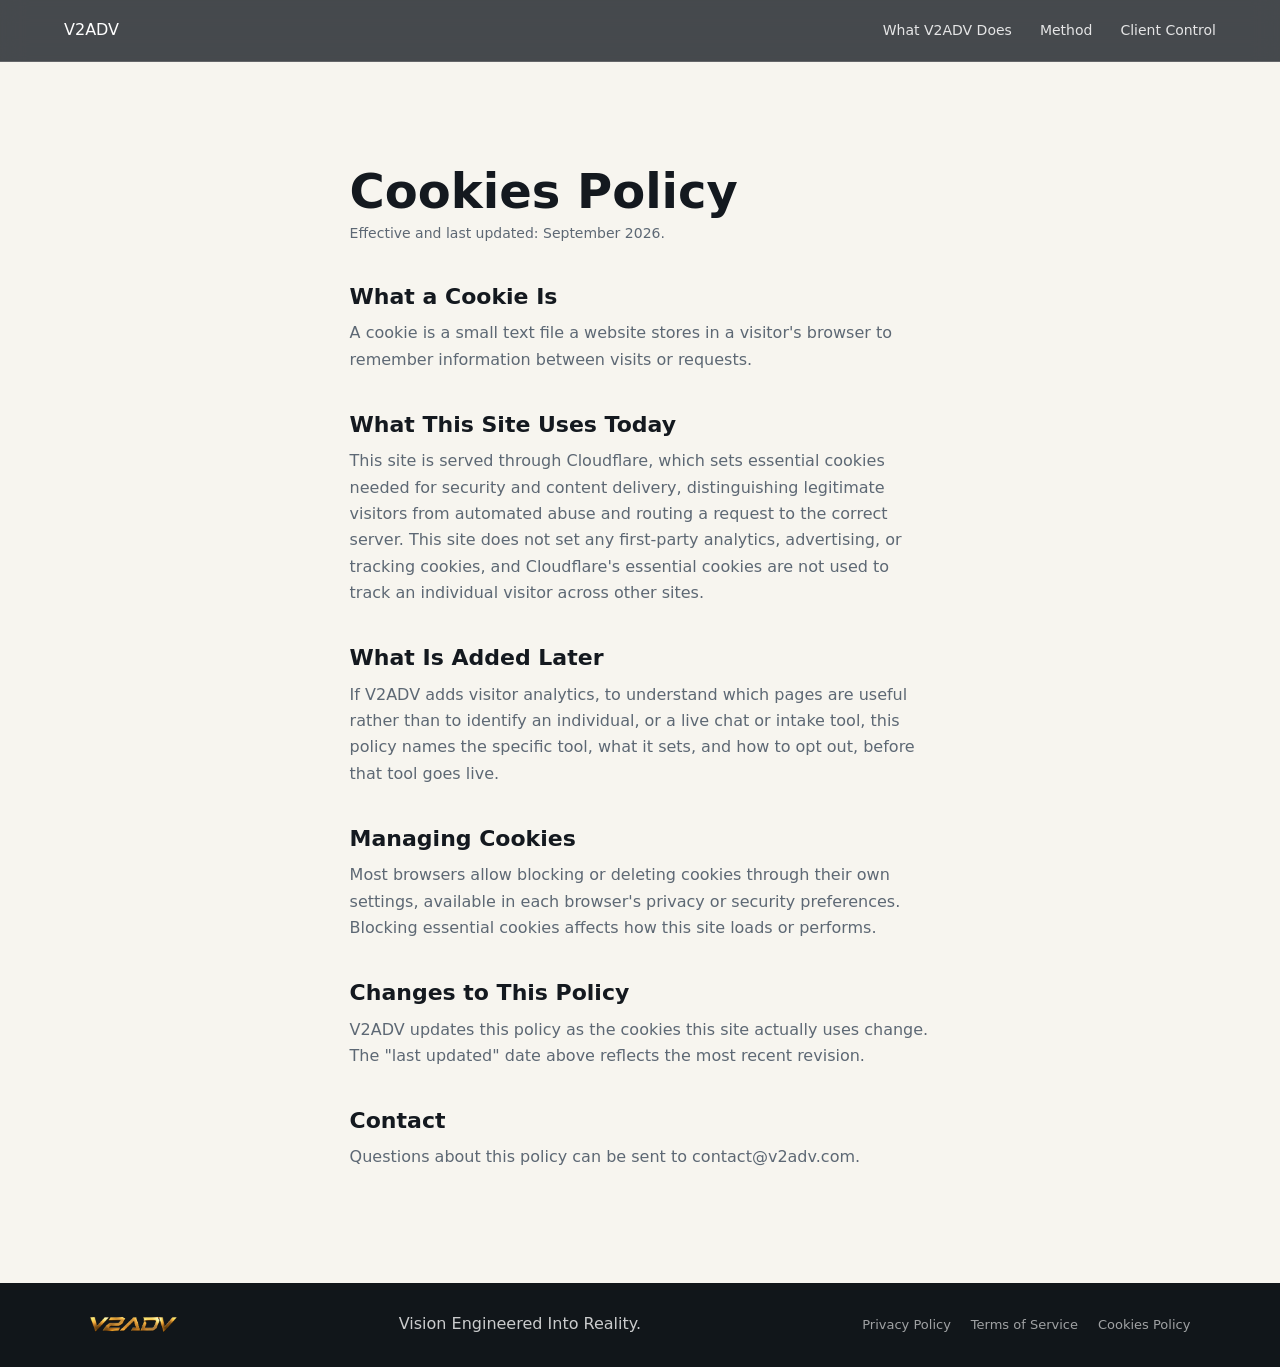
<file: cookies.html>
<!doctype html>
<html lang="en">
  <head>
    <meta charset="utf-8">
    <meta name="viewport" content="width=device-width, initial-scale=1">
    <title>Cookies Policy | V2ADV</title>
    <meta name="description" content="How V2ADV uses cookies on this website.">
    <link rel="icon" type="image/png" sizes="32x32" href="assets/favicon-32.png">
    <link rel="icon" type="image/png" sizes="192x192" href="assets/favicon-192.png">
    <link rel="apple-touch-icon" sizes="180x180" href="assets/apple-touch-icon.png">
    <link rel="stylesheet" href="styles.css">
  </head>
  <body>
    <header class="site-header" aria-label="Site header">
      <a class="brand" href="index.html#top">V2ADV</a>
      <nav aria-label="Primary navigation">
        <a href="index.html#work">What V2ADV Does</a>
        <a href="index.html#method">Method</a>
        <a href="index.html#control">Client Control</a>
      </nav>
    </header>

    <main class="legal-main">
      <h1>Cookies Policy</h1>
      <p class="updated">Effective and last updated: September 2026.</p>

      <h2>What a Cookie Is</h2>
      <p>
        A cookie is a small text file a website stores in a visitor's
        browser to remember information between visits or requests.
      </p>

      <h2>What This Site Uses Today</h2>
      <p>
        This site is served through Cloudflare, which sets essential
        cookies needed for security and content delivery, distinguishing
        legitimate visitors from automated abuse and routing a request to
        the correct server. This site does not set any first-party
        analytics, advertising, or tracking cookies, and Cloudflare's
        essential cookies are not used to track an individual visitor
        across other sites.
      </p>

      <h2>What Is Added Later</h2>
      <p>
        If V2ADV adds visitor analytics, to understand which pages are
        useful rather than to identify an individual, or a live chat or
        intake tool, this policy names the specific tool, what it sets, and
        how to opt out, before that tool goes live.
      </p>

      <h2>Managing Cookies</h2>
      <p>
        Most browsers allow blocking or deleting cookies through their own
        settings, available in each browser's privacy or security
        preferences. Blocking essential cookies affects how this site loads
        or performs.
      </p>

      <h2>Changes to This Policy</h2>
      <p>
        V2ADV updates this policy as the cookies this site actually uses
        change. The "last updated" date above reflects the most recent
        revision.
      </p>

      <h2>Contact</h2>
      <p>
        Questions about this policy can be sent to contact@v2adv.com.
      </p>
    </main>

    <footer>
      <img class="footer-logo" src="assets/v2adv-wordmark-gold.png?v=3" alt="V2ADV">
      <span>Vision Engineered Into Reality.</span>
      <nav class="legal-links" aria-label="Legal">
        <a href="privacy.html">Privacy Policy</a>
        <a href="terms.html">Terms of Service</a>
        <a href="cookies.html">Cookies Policy</a>
      </nav>
    </footer>
  </body>
</html>
</file>
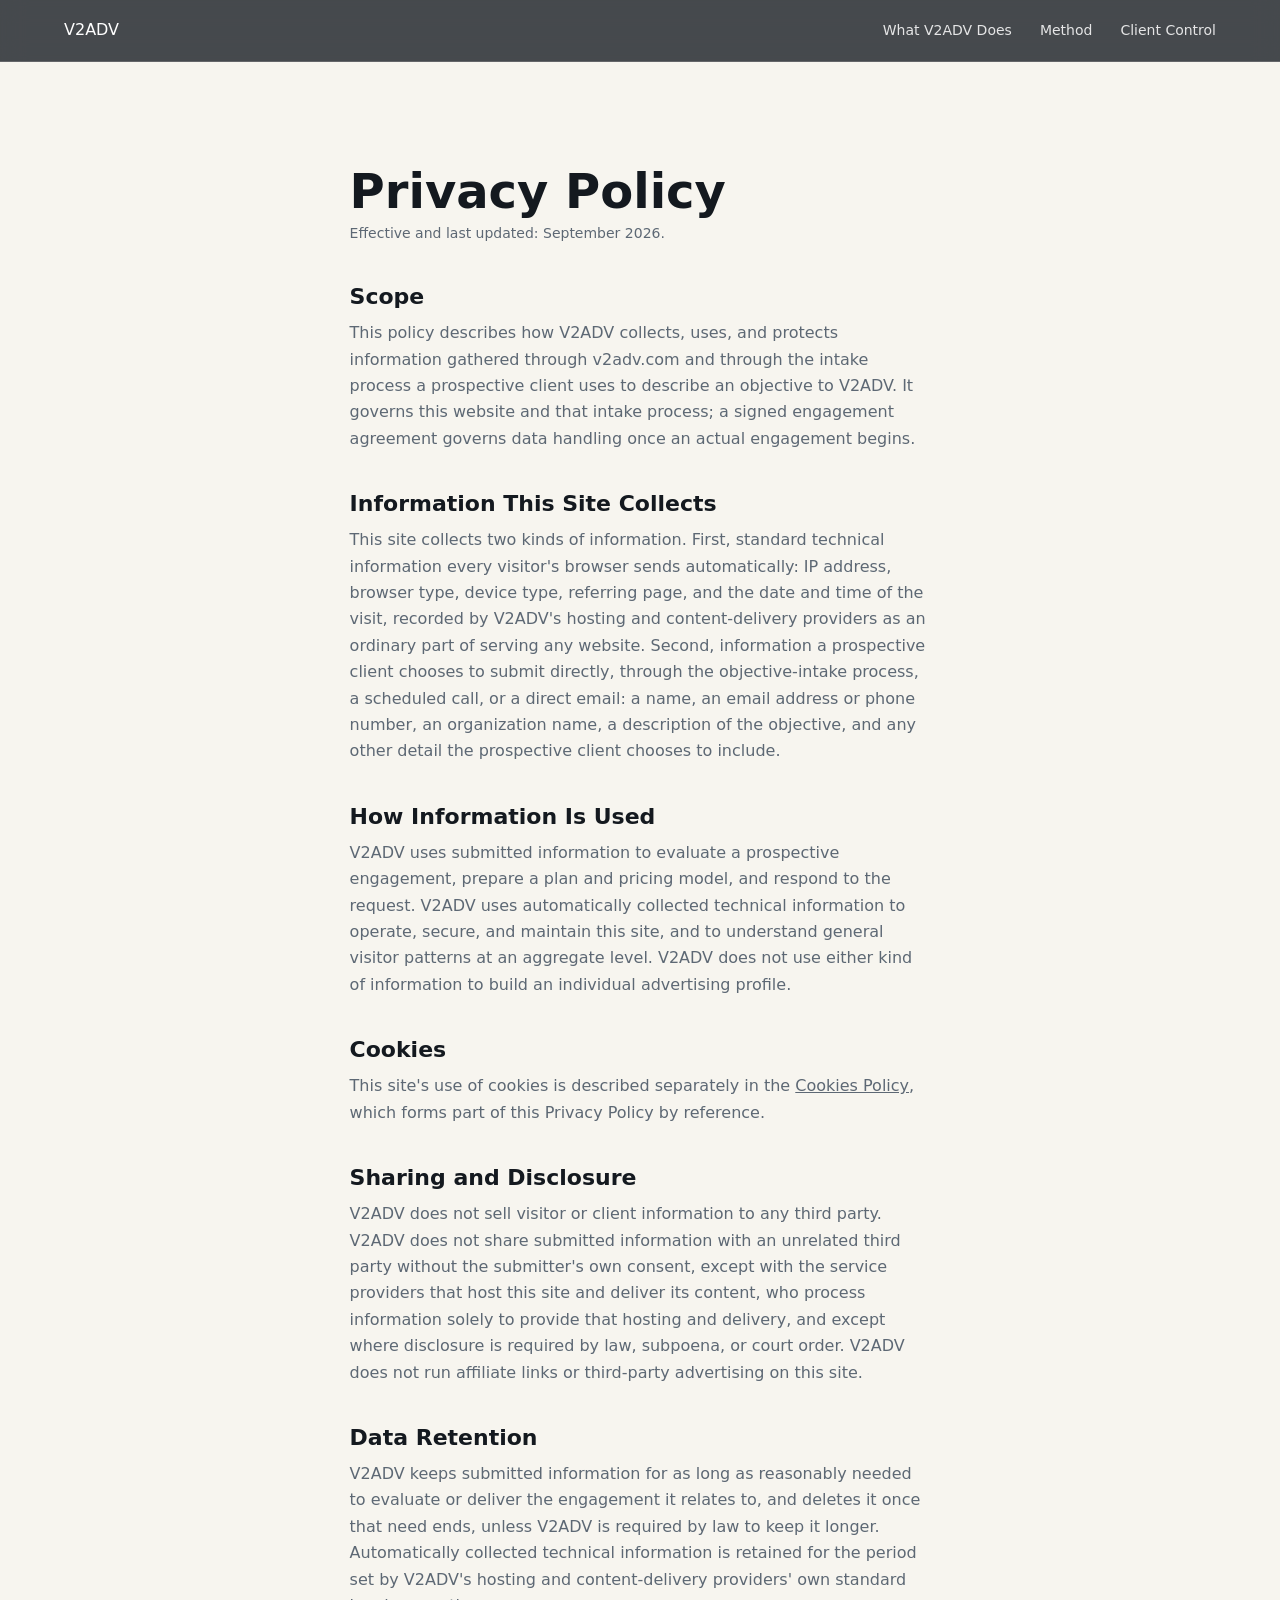
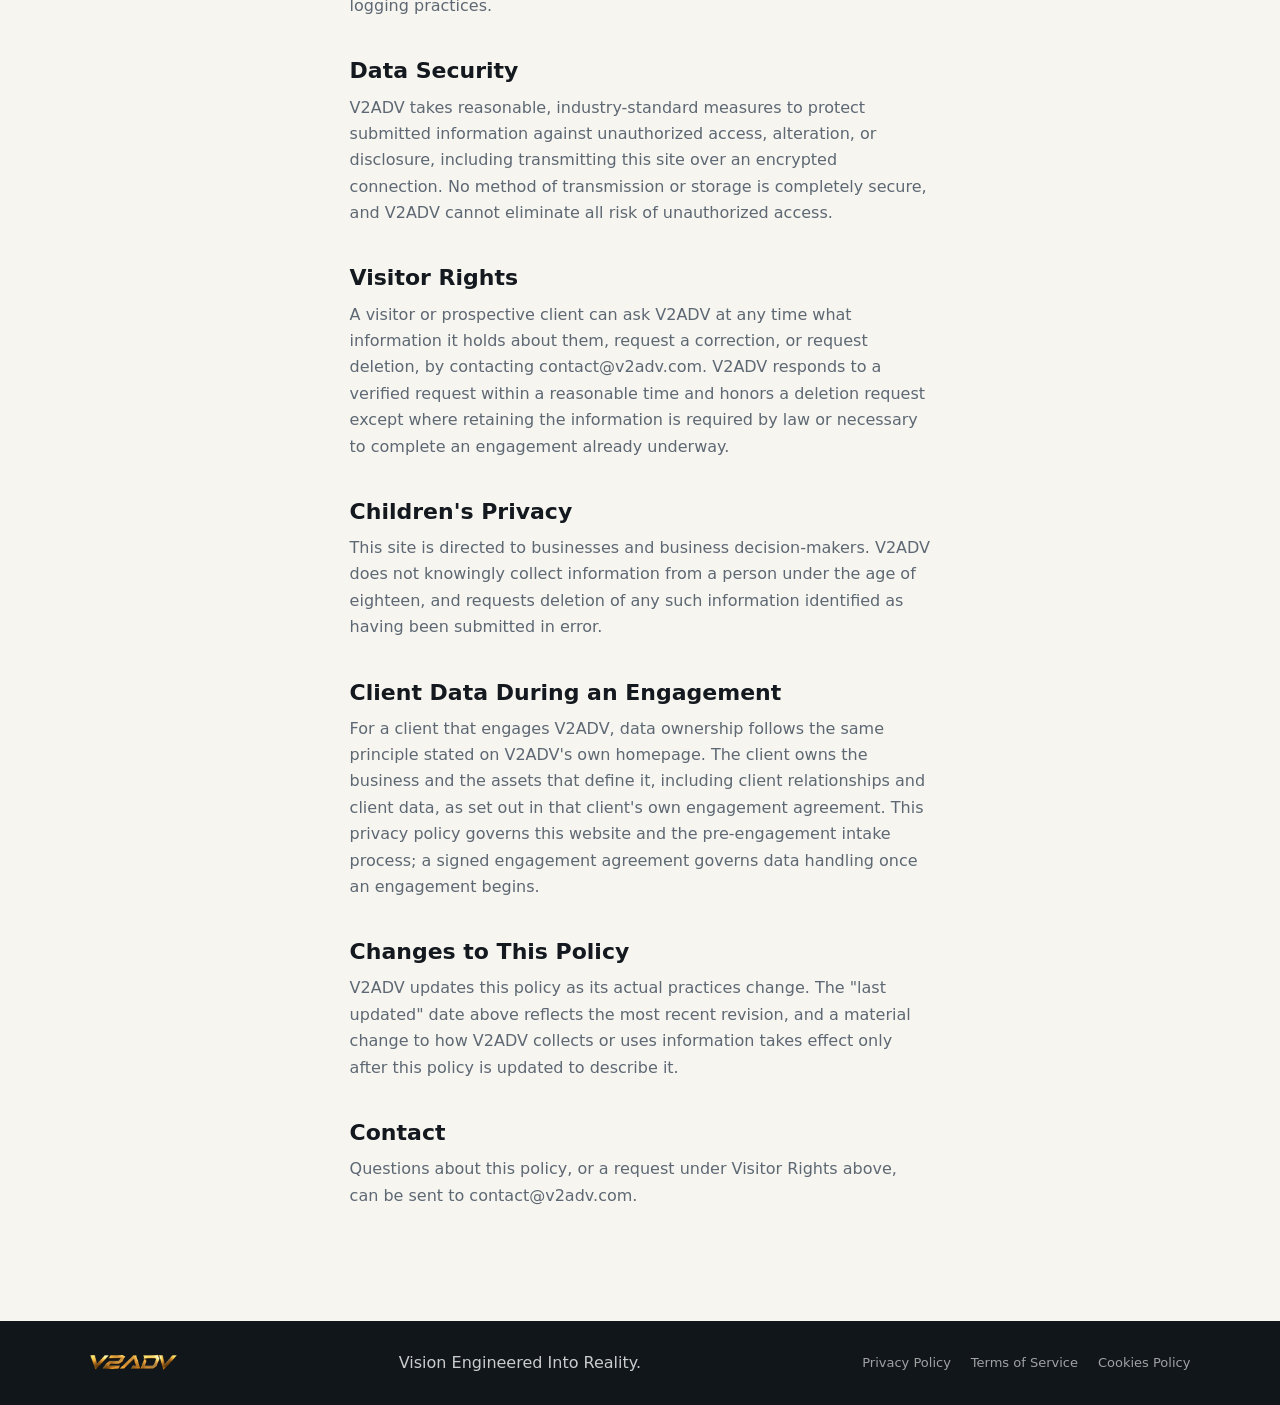
<file: privacy.html>
<!doctype html>
<html lang="en">
  <head>
    <meta charset="utf-8">
    <meta name="viewport" content="width=device-width, initial-scale=1">
    <title>Privacy Policy | V2ADV</title>
    <meta name="description" content="How V2ADV handles visitor and prospective client information.">
    <link rel="icon" type="image/png" sizes="32x32" href="assets/favicon-32.png">
    <link rel="icon" type="image/png" sizes="192x192" href="assets/favicon-192.png">
    <link rel="apple-touch-icon" sizes="180x180" href="assets/apple-touch-icon.png">
    <link rel="stylesheet" href="styles.css">
  </head>
  <body>
    <header class="site-header" aria-label="Site header">
      <a class="brand" href="index.html#top">V2ADV</a>
      <nav aria-label="Primary navigation">
        <a href="index.html#work">What V2ADV Does</a>
        <a href="index.html#method">Method</a>
        <a href="index.html#control">Client Control</a>
      </nav>
    </header>

    <main class="legal-main">
      <h1>Privacy Policy</h1>
      <p class="updated">Effective and last updated: September 2026.</p>

      <h2>Scope</h2>
      <p>
        This policy describes how V2ADV collects, uses, and protects
        information gathered through v2adv.com and through the intake
        process a prospective client uses to describe an objective to V2ADV.
        It governs this website and that intake process; a signed engagement
        agreement governs data handling once an actual engagement begins.
      </p>

      <h2>Information This Site Collects</h2>
      <p>
        This site collects two kinds of information. First, standard
        technical information every visitor's browser sends automatically:
        IP address, browser type, device type, referring page, and the date
        and time of the visit, recorded by V2ADV's hosting and
        content-delivery providers as an ordinary part of serving any
        website. Second, information a prospective client chooses to submit
        directly, through the objective-intake process, a scheduled call, or
        a direct email: a name, an email address or phone number, an
        organization name, a description of the objective, and any other
        detail the prospective client chooses to include.
      </p>

      <h2>How Information Is Used</h2>
      <p>
        V2ADV uses submitted information to evaluate a prospective
        engagement, prepare a plan and pricing model, and respond to the
        request. V2ADV uses automatically collected technical information to
        operate, secure, and maintain this site, and to understand general
        visitor patterns at an aggregate level. V2ADV does not use either
        kind of information to build an individual advertising profile.
      </p>

      <h2>Cookies</h2>
      <p>
        This site's use of cookies is described separately in the
        <a href="cookies.html">Cookies Policy</a>, which forms part of this
        Privacy Policy by reference.
      </p>

      <h2>Sharing and Disclosure</h2>
      <p>
        V2ADV does not sell visitor or client information to any third
        party. V2ADV does not share submitted information with an unrelated
        third party without the submitter's own consent, except with the
        service providers that host this site and deliver its content, who
        process information solely to provide that hosting and delivery, and
        except where disclosure is required by law, subpoena, or court
        order. V2ADV does not run affiliate links or third-party advertising
        on this site.
      </p>

      <h2>Data Retention</h2>
      <p>
        V2ADV keeps submitted information for as long as reasonably needed
        to evaluate or deliver the engagement it relates to, and deletes it
        once that need ends, unless V2ADV is required by law to keep it
        longer. Automatically collected technical information is retained
        for the period set by V2ADV's hosting and content-delivery
        providers' own standard logging practices.
      </p>

      <h2>Data Security</h2>
      <p>
        V2ADV takes reasonable, industry-standard measures to protect
        submitted information against unauthorized access, alteration, or
        disclosure, including transmitting this site over an encrypted
        connection. No method of transmission or storage is completely
        secure, and V2ADV cannot eliminate all risk of unauthorized access.
      </p>

      <h2>Visitor Rights</h2>
      <p>
        A visitor or prospective client can ask V2ADV at any time what
        information it holds about them, request a correction, or request
        deletion, by contacting contact@v2adv.com. V2ADV responds to a
        verified request within a reasonable time and honors a deletion
        request except where retaining the information is required by law
        or necessary to complete an engagement already underway.
      </p>

      <h2>Children's Privacy</h2>
      <p>
        This site is directed to businesses and business decision-makers.
        V2ADV does not knowingly collect information from a person under the
        age of eighteen, and requests deletion of any such information
        identified as having been submitted in error.
      </p>

      <h2>Client Data During an Engagement</h2>
      <p>
        For a client that engages V2ADV, data ownership follows the same
        principle stated on V2ADV's own homepage. The client owns the
        business and the assets that define it, including client
        relationships and client data, as set out in that client's own
        engagement agreement. This privacy policy governs this website and
        the pre-engagement intake process; a signed engagement agreement
        governs data handling once an engagement begins.
      </p>

      <h2>Changes to This Policy</h2>
      <p>
        V2ADV updates this policy as its actual practices change. The
        "last updated" date above reflects the most recent revision, and a
        material change to how V2ADV collects or uses information takes
        effect only after this policy is updated to describe it.
      </p>

      <h2>Contact</h2>
      <p>
        Questions about this policy, or a request under Visitor Rights
        above, can be sent to contact@v2adv.com.
      </p>
    </main>

    <footer>
      <img class="footer-logo" src="assets/v2adv-wordmark-gold.png?v=3" alt="V2ADV">
      <span>Vision Engineered Into Reality.</span>
      <nav class="legal-links" aria-label="Legal">
        <a href="privacy.html">Privacy Policy</a>
        <a href="terms.html">Terms of Service</a>
        <a href="cookies.html">Cookies Policy</a>
      </nav>
    </footer>
  </body>
</html>
</file>
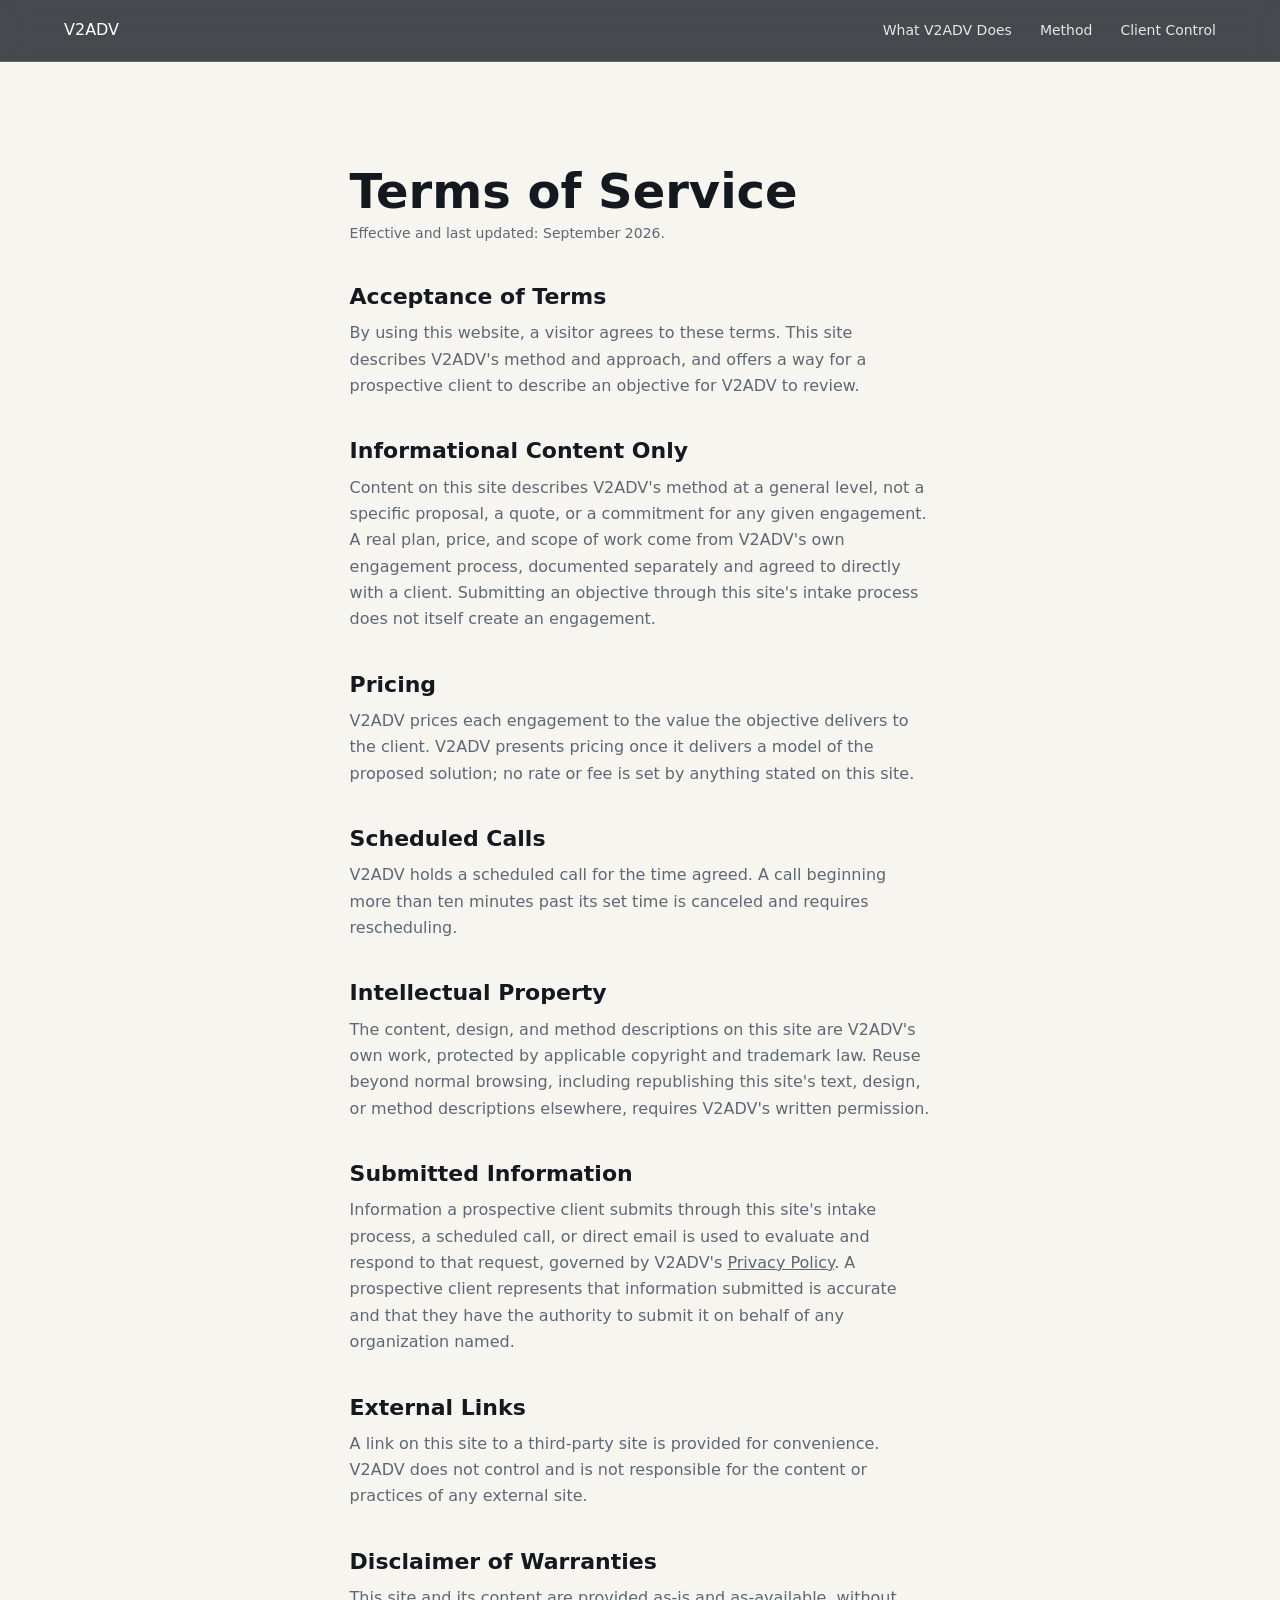
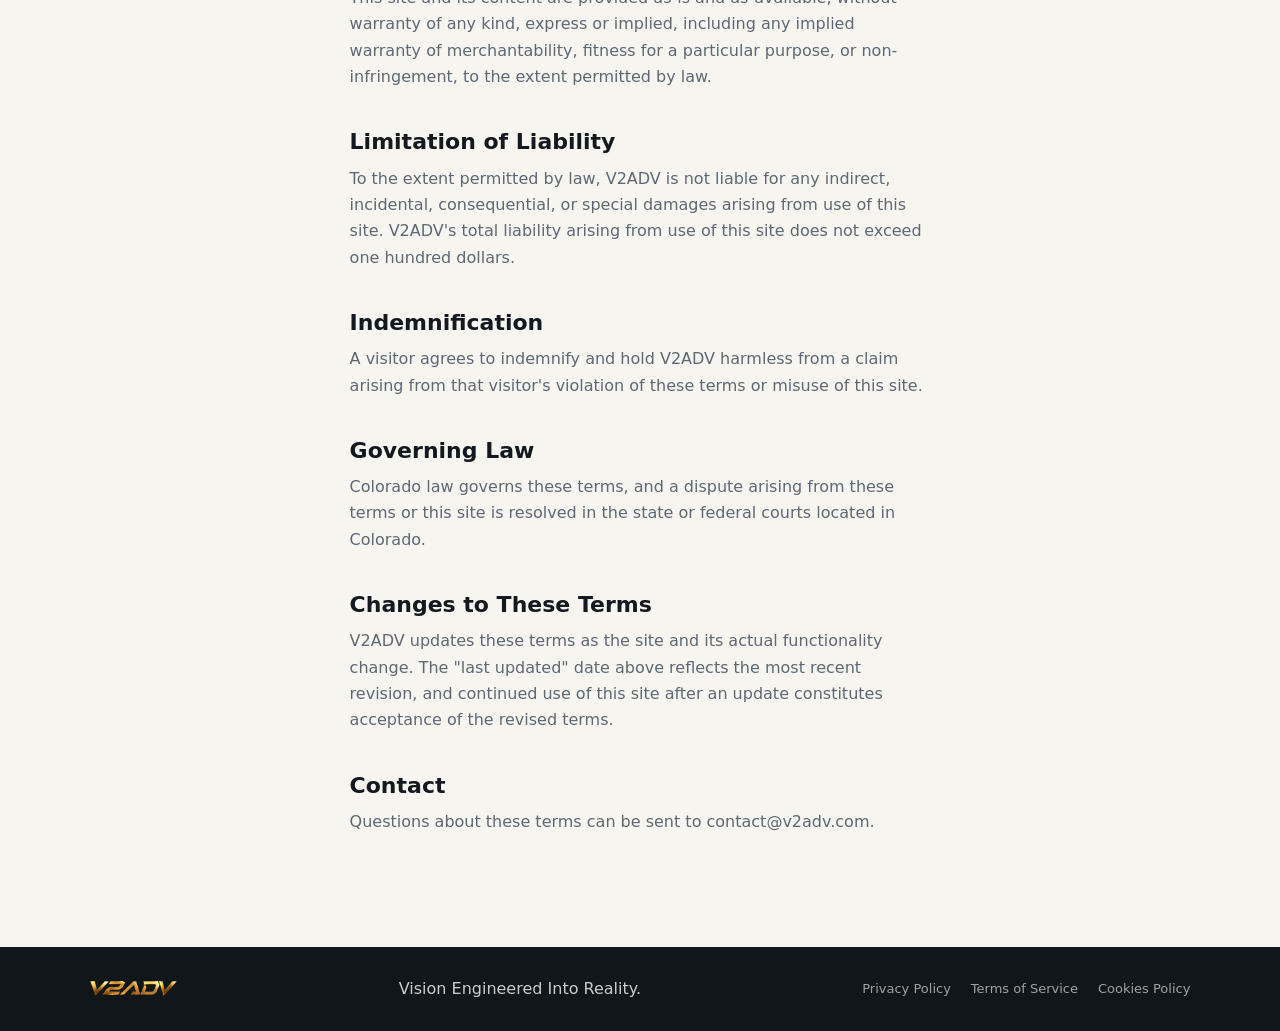
<file: terms.html>
<!doctype html>
<html lang="en">
  <head>
    <meta charset="utf-8">
    <meta name="viewport" content="width=device-width, initial-scale=1">
    <title>Terms of Service | V2ADV</title>
    <meta name="description" content="Terms governing use of the V2ADV website.">
    <link rel="icon" type="image/png" sizes="32x32" href="assets/favicon-32.png">
    <link rel="icon" type="image/png" sizes="192x192" href="assets/favicon-192.png">
    <link rel="apple-touch-icon" sizes="180x180" href="assets/apple-touch-icon.png">
    <link rel="stylesheet" href="styles.css">
  </head>
  <body>
    <header class="site-header" aria-label="Site header">
      <a class="brand" href="index.html#top">V2ADV</a>
      <nav aria-label="Primary navigation">
        <a href="index.html#work">What V2ADV Does</a>
        <a href="index.html#method">Method</a>
        <a href="index.html#control">Client Control</a>
      </nav>
    </header>

    <main class="legal-main">
      <h1>Terms of Service</h1>
      <p class="updated">Effective and last updated: September 2026.</p>

      <h2>Acceptance of Terms</h2>
      <p>
        By using this website, a visitor agrees to these terms. This site
        describes V2ADV's method and approach, and offers a way for a
        prospective client to describe an objective for V2ADV to review.
      </p>

      <h2>Informational Content Only</h2>
      <p>
        Content on this site describes V2ADV's method at a general level,
        not a specific proposal, a quote, or a commitment for any given
        engagement. A real plan, price, and scope of work come from V2ADV's
        own engagement process, documented separately and agreed to directly
        with a client. Submitting an objective through this site's intake
        process does not itself create an engagement.
      </p>

      <h2>Pricing</h2>
      <p>
        V2ADV prices each engagement to the value the objective delivers to
        the client. V2ADV presents pricing once it delivers a model of the
        proposed solution; no rate or fee is set by anything stated on this
        site.
      </p>

      <h2>Scheduled Calls</h2>
      <p>
        V2ADV holds a scheduled call for the time agreed. A call beginning
        more than ten minutes past its set time is canceled and requires
        rescheduling.
      </p>

      <h2>Intellectual Property</h2>
      <p>
        The content, design, and method descriptions on this site are
        V2ADV's own work, protected by applicable copyright and trademark
        law. Reuse beyond normal browsing, including republishing this
        site's text, design, or method descriptions elsewhere, requires
        V2ADV's written permission.
      </p>

      <h2>Submitted Information</h2>
      <p>
        Information a prospective client submits through this site's intake
        process, a scheduled call, or direct email is used to evaluate and
        respond to that request, governed by V2ADV's
        <a href="privacy.html">Privacy Policy</a>. A prospective client
        represents that information submitted is accurate and that they
        have the authority to submit it on behalf of any organization named.
      </p>

      <h2>External Links</h2>
      <p>
        A link on this site to a third-party site is provided for
        convenience. V2ADV does not control and is not responsible for the
        content or practices of any external site.
      </p>

      <h2>Disclaimer of Warranties</h2>
      <p>
        This site and its content are provided as-is and as-available,
        without warranty of any kind, express or implied, including any
        implied warranty of merchantability, fitness for a particular
        purpose, or non-infringement, to the extent permitted by law.
      </p>

      <h2>Limitation of Liability</h2>
      <p>
        To the extent permitted by law, V2ADV is not liable for any
        indirect, incidental, consequential, or special damages arising
        from use of this site. V2ADV's total liability arising from use of
        this site does not exceed one hundred dollars.
      </p>

      <h2>Indemnification</h2>
      <p>
        A visitor agrees to indemnify and hold V2ADV harmless from a claim
        arising from that visitor's violation of these terms or misuse of
        this site.
      </p>

      <h2>Governing Law</h2>
      <p>
        Colorado law governs these terms, and a dispute arising from these
        terms or this site is resolved in the state or federal courts
        located in Colorado.
      </p>

      <h2>Changes to These Terms</h2>
      <p>
        V2ADV updates these terms as the site and its actual functionality
        change. The "last updated" date above reflects the most recent
        revision, and continued use of this site after an update
        constitutes acceptance of the revised terms.
      </p>

      <h2>Contact</h2>
      <p>
        Questions about these terms can be sent to contact@v2adv.com.
      </p>
    </main>

    <footer>
      <img class="footer-logo" src="assets/v2adv-wordmark-gold.png?v=3" alt="V2ADV">
      <span>Vision Engineered Into Reality.</span>
      <nav class="legal-links" aria-label="Legal">
        <a href="privacy.html">Privacy Policy</a>
        <a href="terms.html">Terms of Service</a>
        <a href="cookies.html">Cookies Policy</a>
      </nav>
    </footer>
  </body>
</html>
</file>
<file: styles.css>
:root {
  --ink: #14191f;
  --muted: #5d6874;
  --paper: #f7f5ef;
  --panel: #ffffff;
  --line: #d8ddd7;
  --teal: #176b72;
  --red: #b85241;
  --gold: #c2a24a;
  --charcoal: #202a30;
  /* Same hue family as --teal / #7fd2d8 (~185-190deg), pushed brighter and
     more saturated for kinetic/atmospheric moments (the hero globe, the
     page edge-glow) -- one blue-teal identity at three intensities,
     rather than an unrelated blue invented per element. */
  --pulse: #22c7dd;
  --pulse-deep: #0d4a54;
}

* {
  box-sizing: border-box;
}

html {
  scroll-behavior: smooth;
  overflow-x: hidden;
}

body {
  margin: 0;
  overflow-x: hidden;
  color: var(--ink);
  background: var(--paper);
  font-family: Inter, ui-sans-serif, system-ui, -apple-system, BlinkMacSystemFont, "Segoe UI", sans-serif;
  line-height: 1.55;
}

body::after {
  content: "";
  position: fixed;
  inset: 0;
  pointer-events: none;
  z-index: 999;
  animation: edge-breathe 7s ease-in-out infinite;
}

@keyframes edge-breathe {
  0%, 100% {
    box-shadow:
      inset 0 0 0 1px rgba(34, 199, 221, 0.16),
      inset 0 0 34px rgba(34, 199, 221, 0.1);
  }
  50% {
    box-shadow:
      inset 0 0 0 1.5px rgba(34, 199, 221, 0.42),
      inset 0 0 72px rgba(34, 199, 221, 0.24);
  }
}

@media (prefers-reduced-motion: reduce) {
  body::after {
    animation: none;
    box-shadow:
      inset 0 0 0 1px rgba(34, 199, 221, 0.16),
      inset 0 0 36px rgba(34, 199, 221, 0.1);
  }
}

a {
  color: inherit;
}

.site-header {
  position: fixed;
  top: 0;
  left: 0;
  right: 0;
  z-index: 10;
  display: flex;
  align-items: center;
  justify-content: space-between;
  gap: 24px;
  padding: 18px clamp(20px, 5vw, 72px);
  color: #fff;
  background: rgba(20, 25, 31, 0.78);
  backdrop-filter: blur(12px);
  border-bottom: 1px solid rgba(255, 255, 255, 0.16);
}

.brand {
  display: flex;
  align-items: center;
  flex-shrink: 0;
  text-decoration: none;
}

.brand img {
  display: block;
  height: 26px;
  max-height: 26px;
  width: auto;
  max-width: 140px;
}

nav {
  display: flex;
  gap: clamp(12px, 3vw, 28px);
  font-size: 14px;
}

nav a {
  text-decoration: none;
  color: rgba(255, 255, 255, 0.86);
}

nav a:hover {
  color: #fff;
}

.hero {
  position: relative;
  min-height: 78vh;
  display: grid;
  align-items: center;
  overflow: hidden;
  color: #fff;
  padding: 112px clamp(20px, 7vw, 96px) 84px;
  background: var(--charcoal);
}

.hero canvas {
  position: absolute;
  inset: 0;
  width: 100%;
  height: 100%;
  display: block;
}

.hero-overlay {
  position: absolute;
  inset: 0;
  background:
    linear-gradient(90deg, rgba(12, 17, 21, 0.9), rgba(12, 17, 21, 0.62) 42%, rgba(12, 17, 21, 0.12) 82%),
    linear-gradient(180deg, rgba(12, 17, 21, 0.28), rgba(12, 17, 21, 0.5));
}

.hero-content {
  position: relative;
  z-index: 1;
  max-width: 720px;
}

.eyebrow {
  margin: 0 0 12px;
  color: var(--teal);
  font-size: 13px;
  font-weight: 800;
  letter-spacing: 0;
  text-transform: uppercase;
}

.hero .eyebrow {
  color: #7fd2d8;
}

h1,
h2,
h3,
p {
  margin-top: 0;
}

h1 {
  margin-bottom: 16px;
  font-size: clamp(44px, 7vw, 84px);
  line-height: 0.96;
  letter-spacing: 0;
}

h2 {
  font-size: clamp(28px, 4vw, 48px);
  line-height: 1.05;
  letter-spacing: 0;
}

h3 {
  font-size: 21px;
  line-height: 1.2;
}

.promise {
  margin-bottom: 18px;
  font-size: clamp(21px, 3vw, 32px);
  color: rgba(255, 255, 255, 0.92);
}

.summary {
  max-width: 600px;
  margin-bottom: 30px;
  font-size: 19px;
  color: rgba(255, 255, 255, 0.82);
}

.brand-banner {
  display: flex;
  justify-content: center;
  background: #000;
}

.brand-banner img {
  max-width: 100%;
  height: auto;
  width: min(760px, 100%);
}

.hero-link {
  display: inline-flex;
  align-items: center;
  justify-content: center;
  min-height: 44px;
  padding: 0 18px;
  border: 1px solid rgba(255, 255, 255, 0.32);
  border-radius: 6px;
  color: #fff;
  text-decoration: none;
  background: rgba(23, 107, 114, 0.84);
}

main > section:not(.hero) {
  padding: clamp(56px, 8vw, 96px) clamp(20px, 7vw, 96px);
}

.intro,
.control {
  display: grid;
  grid-template-columns: minmax(0, 1.1fr) minmax(280px, 0.9fr);
  gap: clamp(24px, 6vw, 80px);
  align-items: start;
  background: var(--panel);
}

.intro p,
.control p,
.method-copy p,
.focus-grid p,
.steps span {
  color: var(--muted);
  font-size: 17px;
}

.focus-grid {
  display: grid;
  grid-template-columns: repeat(3, minmax(0, 1fr));
  gap: 1px;
  padding-top: 0;
  padding-bottom: 0;
  background: var(--line);
}

.focus-grid article {
  min-height: 300px;
  padding: clamp(24px, 4vw, 44px);
  background: var(--paper);
}

.marker {
  display: block;
  width: 38px;
  height: 8px;
  margin-bottom: 24px;
  background: var(--teal);
}

.marker.red {
  background: var(--red);
}

.marker.gold {
  background: var(--gold);
}

.method {
  display: grid;
  grid-template-columns: minmax(0, 0.9fr) minmax(320px, 1fr);
  gap: clamp(28px, 6vw, 88px);
  align-items: start;
  background: var(--charcoal);
  color: #fff;
}

.method .eyebrow {
  color: #7fd2d8;
}

.method-copy p {
  color: rgba(255, 255, 255, 0.74);
}

.steps {
  display: grid;
  gap: 1px;
  margin: 0;
  padding: 0;
  list-style: none;
  background: rgba(255, 255, 255, 0.18);
  border: 1px solid rgba(255, 255, 255, 0.18);
}

.steps li {
  display: grid;
  grid-template-columns: 132px 1fr;
  gap: 18px;
  padding: 22px;
  background: rgba(255, 255, 255, 0.06);
}

.steps span {
  color: rgba(255, 255, 255, 0.72);
}

.explore {
  background: var(--charcoal);
  color: #fff;
}

.explore .eyebrow {
  color: #7fd2d8;
}

/* Capped and centered, unlike the section itself (which stays full-bleed
   for the background) -- without this, the two columns spread apart on
   very wide screens instead of sitting at a fixed, deliberate distance. */
.explore-grid {
  display: grid;
  grid-template-columns: minmax(0, 1fr) minmax(300px, 420px);
  gap: clamp(24px, 6vw, 80px);
  align-items: start;
  max-width: 1180px;
  margin: 0 auto;
}

.explore-tenets {
  position: sticky;
  top: 100px;
}

.explore-tenets-label {
  margin: 0 0 20px;
  font-size: 15px;
  font-weight: 700;
  color: rgba(255, 255, 255, 0.85);
  text-align: center;
}

.explore-tenets-graphic {
  position: relative;
  aspect-ratio: 1 / 1;
  width: 100%;
  border-radius: 50%;
  background:
    radial-gradient(circle at 50% 50%, rgba(34, 199, 221, 0.16), rgba(34, 199, 221, 0.04) 55%, transparent 72%);
}

.explore-tenets-graphic canvas {
  position: absolute;
  inset: 0;
  width: 100%;
  height: 100%;
  display: block;
}

.explore-tenets-graphic #tenets-labels {
  position: absolute;
  inset: 0;
  pointer-events: none;
}

.explore-tenets-center {
  position: absolute;
  top: 50%;
  left: 50%;
  transform: translate(-50%, -50%);
  width: 46%;
  display: flex;
  flex-direction: column;
  align-items: center;
  gap: 6px;
  pointer-events: none;
}

.explore-tenets-center img {
  width: 100%;
  height: auto;
  display: block;
  opacity: 0.92;
}

.explore-tenets-center span {
  font-size: 10.5px;
  font-weight: 700;
  letter-spacing: 0.08em;
  text-transform: uppercase;
  color: rgba(223, 251, 255, 0.75);
  white-space: nowrap;
}

.explore-tenets-caption {
  margin: 20px 0 0;
  color: rgba(255, 255, 255, 0.6);
  font-size: 13.5px;
  line-height: 1.6;
}

.explore-hourglass {
  margin-top: 44px;
  padding-top: 36px;
  border-top: 1px solid rgba(255, 255, 255, 0.12);
}

.hourglass-diagram {
  width: 100%;
  aspect-ratio: 300 / 768;
}

.hourglass-diagram svg {
  display: block;
  width: 100%;
  height: 100%;
}

.hourglass-diagram text {
  font-family: inherit;
  font-size: 8.6px;
  font-weight: 800;
  letter-spacing: 0.03em;
  fill: rgba(223, 251, 255, 0.82);
}

.hourglass-diagram .hourglass-pill-label {
  font-size: 9.5px;
}

.hourglass-diagram .hourglass-final-label {
  font-size: 9.5px;
  fill: #eafeff;
}

.hourglass-flow-line {
  fill: none;
  stroke: var(--pulse);
  stroke-width: 1.3;
  stroke-opacity: 0.4;
  stroke-dasharray: 5 7;
  animation: hourglass-flow 2.6s linear infinite;
}

.hourglass-loop-line {
  fill: none;
  stroke: var(--pulse);
  stroke-width: 1.1;
  stroke-opacity: 0.32;
  stroke-dasharray: 2 5;
  animation: hourglass-flow 1.8s linear infinite;
}

@keyframes hourglass-flow {
  to { stroke-dashoffset: -24; }
}

.hourglass-node-halo {
  fill: rgba(34, 199, 221, 0.18);
}

.hourglass-node-halo-final {
  fill: rgba(234, 254, 255, 0.22);
}

.explore-hourglass-logo {
  margin: 48px auto 0;
  padding-top: 32px;
  border-top: 1px solid rgba(255, 255, 255, 0.1);
  width: 78%;
  max-width: 300px;
}

.explore-hourglass-logo img {
  width: 100%;
  height: auto;
  display: block;
  opacity: 0.95;
  filter: drop-shadow(0 0 18px rgba(34, 199, 221, 0.22));
}

@media (prefers-reduced-motion: reduce) {
  .hourglass-flow-line,
  .hourglass-loop-line {
    animation: none;
  }
}

.explore-cta {
  max-width: 1180px;
  margin: 56px auto 0;
  padding-top: 40px;
  border-top: 1px solid rgba(255, 255, 255, 0.14);
  display: flex;
  flex-wrap: wrap;
  align-items: center;
  justify-content: space-between;
  gap: 20px;
}

.explore-cta-text {
  margin: 0;
  font-size: 18px;
  font-weight: 700;
  color: #fff;
}

.explore-cta-link {
  display: inline-flex;
  align-items: center;
  justify-content: center;
  min-height: 46px;
  padding: 0 24px;
  border-radius: 6px;
  background: var(--teal);
  color: #fff;
  text-decoration: none;
  font-weight: 700;
  font-size: 15px;
  white-space: nowrap;
}

.explore-inner {
  max-width: 640px;
}

.explore-lead {
  color: rgba(255, 255, 255, 0.72);
  font-size: 17px;
  margin-bottom: 16px;
}

.explore-instruction {
  color: var(--pulse);
  font-weight: 700;
  font-size: 15px;
  margin: 0 0 40px;
}

.explore-widget {
  margin-bottom: 40px;
  padding: 28px;
  background: rgba(255, 255, 255, 0.05);
  border: 1px solid rgba(255, 255, 255, 0.14);
  border-radius: 12px;
}

.explore-widget:last-child {
  margin-bottom: 0;
}

.explore-widget label,
.explore-widget-label {
  display: block;
  margin-bottom: 16px;
  font-weight: 700;
  font-size: 15px;
}

.explore-widget input[type="range"] {
  width: 100%;
  accent-color: var(--teal);
}

.explore-range-labels {
  display: flex;
  justify-content: space-between;
  margin-top: 10px;
  color: rgba(255, 255, 255, 0.6);
  font-size: 13px;
}

.explore-result {
  margin-top: 20px;
  margin-bottom: 0;
  padding-top: 20px;
  border-top: 1px solid rgba(255, 255, 255, 0.14);
  font-size: 16px;
  color: #7fd2d8;
}

.explore-checks {
  display: grid;
  grid-template-columns: repeat(2, minmax(0, 1fr));
  gap: 10px;
}

.explore-check {
  display: flex;
  align-items: flex-start;
  gap: 10px;
  padding: 12px;
  background: rgba(255, 255, 255, 0.04);
  border: 1px solid rgba(255, 255, 255, 0.12);
  border-radius: 8px;
  font-size: 14px;
  color: rgba(255, 255, 255, 0.85);
}

.explore-check input {
  margin-top: 3px;
  accent-color: var(--teal);
}

.explore-widget textarea {
  width: 100%;
  min-height: 90px;
  resize: vertical;
  padding: 12px;
  background: rgba(0, 0, 0, 0.2);
  border: 1px solid rgba(255, 255, 255, 0.16);
  border-radius: 8px;
  color: #fff;
  font: inherit;
  font-size: 15px;
}

.explore-widget textarea::placeholder {
  color: rgba(255, 255, 255, 0.4);
}

.explore-done {
  display: block;
  margin: 10px 0 0 auto;
  padding: 8px 16px;
  min-height: 36px;
  background: transparent;
  border: 1px solid rgba(255, 255, 255, 0.28);
  border-radius: 6px;
  color: rgba(255, 255, 255, 0.85);
  font: inherit;
  font-size: 13px;
  font-weight: 700;
  cursor: pointer;
  transition: background 0.2s, border-color 0.2s, color 0.2s;
}

.explore-done.is-saved {
  background: rgba(34, 199, 221, 0.16);
  border-color: var(--pulse);
  color: var(--pulse);
}

.explore-synthesis-pulse {
  animation: explore-synthesis-flash 1.3s ease-out;
}

@keyframes explore-synthesis-flash {
  0% { box-shadow: 0 0 0 0 rgba(34, 199, 221, 0.55); }
  55% { box-shadow: 0 0 0 16px rgba(34, 199, 221, 0); }
  100% { box-shadow: 0 0 0 0 rgba(34, 199, 221, 0); }
}

@media (prefers-reduced-motion: reduce) {
  .explore-synthesis-pulse {
    animation: none;
  }
}

.explore-save-note {
  margin-top: 10px;
  margin-bottom: 0;
  color: rgba(255, 255, 255, 0.55);
  font-size: 13px;
}

.explore-synthesis {
  background: rgba(127, 210, 216, 0.08);
  border: 1px solid rgba(127, 210, 216, 0.4);
  border-left: 3px solid var(--teal);
}

.explore-synthesis .explore-widget-label {
  color: #7fd2d8;
  text-transform: uppercase;
  letter-spacing: 0.04em;
  font-size: 13px;
}

.explore-synthesis-hint {
  margin: 0 0 10px;
  color: rgba(255, 255, 255, 0.5);
  font-size: 12.5px;
}

.explore-synthesis-text {
  margin: 0;
  font-size: 17px;
  line-height: 1.5;
}

footer {
  display: flex;
  flex-wrap: wrap;
  justify-content: space-between;
  align-items: center;
  gap: 16px;
  padding: 28px clamp(20px, 7vw, 96px);
  color: rgba(255, 255, 255, 0.78);
  background: #11161a;
}

footer .footer-logo {
  display: block;
  height: 28px;
  width: auto;
  max-width: 150px;
}

footer .legal-links {
  display: flex;
  gap: 20px;
  font-size: 13px;
}

footer .legal-links a {
  color: rgba(255, 255, 255, 0.6);
  text-decoration: none;
}

footer .legal-links a:hover {
  color: #fff;
}

.legal-main {
  max-width: 760px;
  margin: 0 auto;
  padding: clamp(140px, 14vw, 168px) clamp(20px, 7vw, 96px) clamp(64px, 8vw, 96px);
}

.legal-main h1 {
  font-size: clamp(32px, 5vw, 48px);
  margin-bottom: 8px;
}

.legal-main .updated {
  color: var(--muted);
  font-size: 14px;
  margin-bottom: 40px;
}

.legal-main h2 {
  font-size: 22px;
  margin-top: 40px;
  margin-bottom: 12px;
}

.legal-main p,
.legal-main li {
  color: var(--muted);
  font-size: 16px;
  line-height: 1.65;
}

.legal-main ul {
  padding-left: 20px;
}

@media (max-width: 1080px) and (min-width: 761px) {
  .explore-grid {
    grid-template-columns: minmax(0, 1fr) minmax(230px, 280px);
    gap: clamp(20px, 4vw, 40px);
  }
}

@media (max-width: 760px) {
  .site-header {
    position: absolute;
    align-items: flex-start;
    flex-direction: column;
    padding: 16px 20px;
  }

  nav {
    flex-wrap: wrap;
  }

  .hero {
    min-height: 72vh;
    padding: 150px 20px 56px;
  }

  .hero-overlay {
    background: linear-gradient(180deg, rgba(12, 17, 21, 0.86), rgba(12, 17, 21, 0.52));
  }

  .intro,
  .control,
  .method,
  .focus-grid,
  .explore-grid {
    grid-template-columns: 1fr;
  }

  .explore-tenets {
    position: static;
    margin-top: 40px;
  }

  .steps li {
    grid-template-columns: 1fr;
    gap: 6px;
  }

  .explore-checks {
    grid-template-columns: 1fr;
  }

  footer {
    flex-direction: column;
  }
}

/* Persistent entry point — fixed trigger + expandable panel, the same
   interaction shape as howtoplaypickleball-seo's real floating chat
   widget, restyled to V2ADV's own palette. Purely static: no fetch, no
   Turnstile in this repo. */
#v2adv-entry-trigger {
  position: fixed;
  bottom: 24px;
  right: 24px;
  z-index: 40;
  display: flex;
  align-items: center;
  gap: 10px;
}

#v2adv-entry-btn {
  width: 60px;
  height: 60px;
  border-radius: 50%;
  background: var(--charcoal);
  border: 2px solid var(--gold);
  color: var(--gold);
  font-size: 22px;
  font-weight: 700;
  cursor: pointer;
  box-shadow: 0 4px 18px rgba(0, 0, 0, 0.28);
  transition: transform 0.15s ease, box-shadow 0.15s ease;
}

#v2adv-entry-btn:hover {
  transform: scale(1.06);
  box-shadow: 0 6px 22px rgba(0, 0, 0, 0.34);
}

#v2adv-entry-label {
  background: var(--panel);
  color: var(--charcoal);
  font-size: 12px;
  font-weight: 700;
  letter-spacing: 0.03em;
  text-transform: uppercase;
  padding: 6px 12px;
  border-radius: 20px;
  border: 1.5px solid var(--charcoal);
  box-shadow: 0 2px 8px rgba(0, 0, 0, 0.16);
  white-space: nowrap;
  transition: opacity 0.15s ease;
}

#v2adv-entry-trigger.open #v2adv-entry-label {
  opacity: 0;
  pointer-events: none;
}

#v2adv-entry-panel {
  position: fixed;
  bottom: 96px;
  right: 24px;
  z-index: 41;
  width: 320px;
  max-width: calc(100vw - 32px);
  background: var(--panel);
  border-radius: 14px;
  border: 1px solid var(--line);
  box-shadow: 0 10px 34px rgba(0, 0, 0, 0.24);
  padding: 20px;
  display: none;
}

#v2adv-entry-panel.open {
  display: block;
}

#v2adv-entry-panel h3 {
  margin: 0 0 6px;
  font-size: 16px;
  color: var(--charcoal);
}

#v2adv-entry-panel p {
  margin: 0 0 14px;
  font-size: 13px;
  color: var(--muted);
  line-height: 1.5;
}

#v2adv-entry-panel .entry-actions {
  display: grid;
  gap: 8px;
}

#v2adv-entry-panel .entry-actions a {
  display: block;
  text-align: center;
  padding: 10px 14px;
  border-radius: 7px;
  font-size: 13.5px;
  font-weight: 650;
  text-decoration: none;
}

#v2adv-entry-panel .entry-actions a.primary {
  background: var(--teal);
  color: #fff;
}

#v2adv-entry-panel .entry-actions a.secondary {
  border: 1px solid var(--teal);
  color: var(--teal);
}

@media (max-width: 420px) {
  #v2adv-entry-panel { right: 8px; left: 8px; width: auto; bottom: 92px; }
  #v2adv-entry-label { display: none; }
}
</file>
